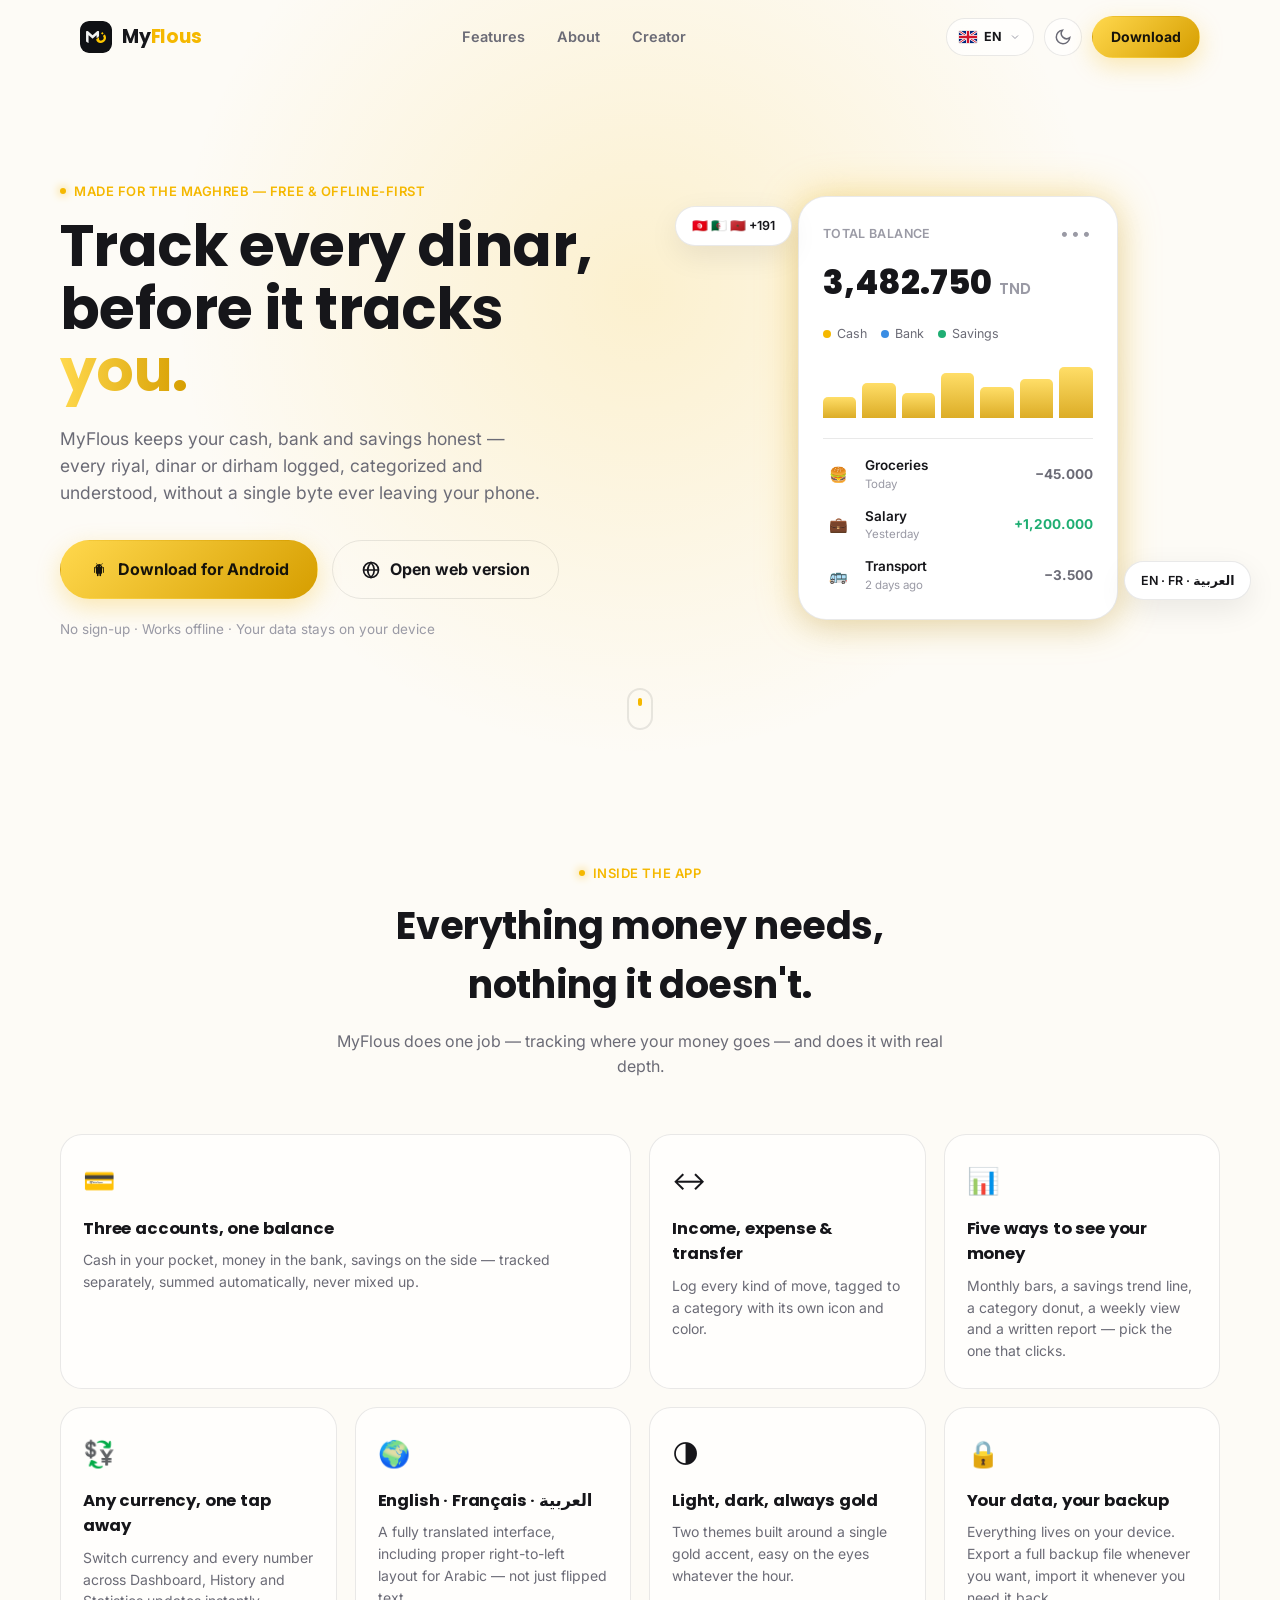
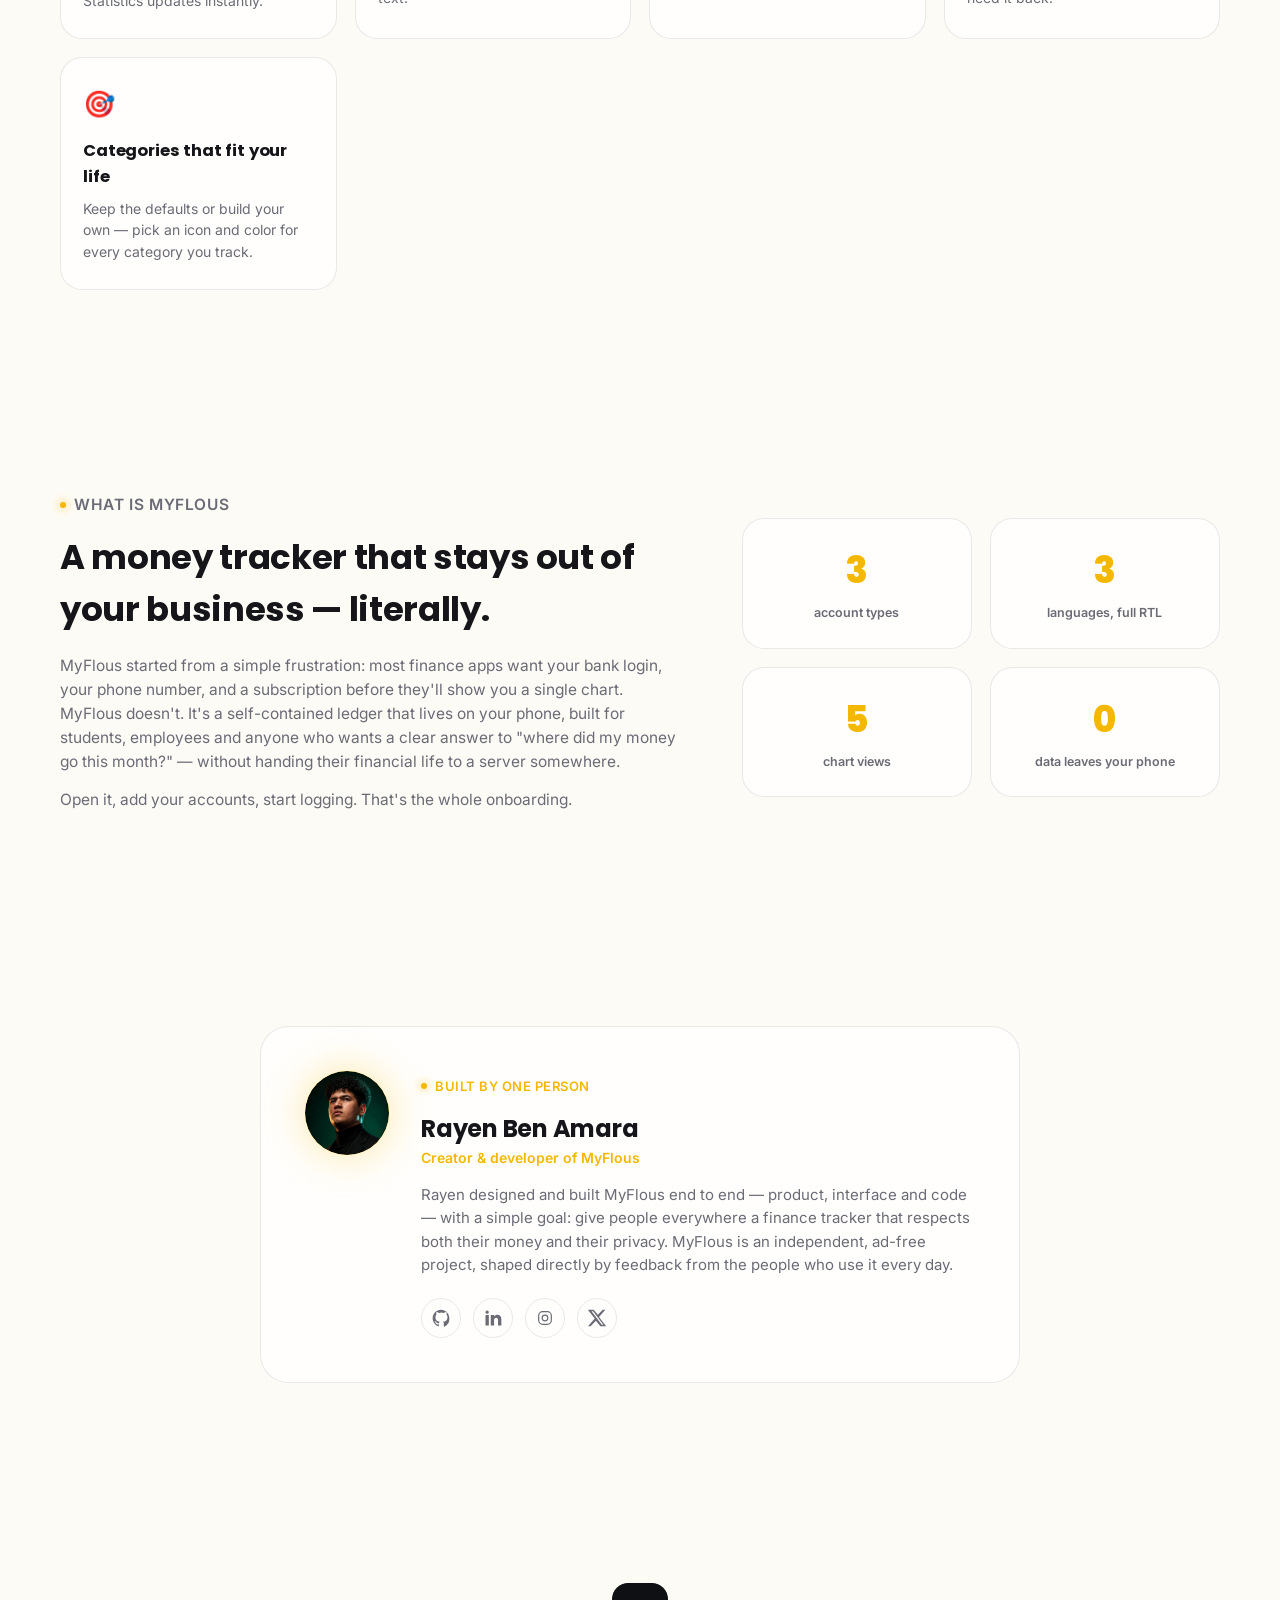
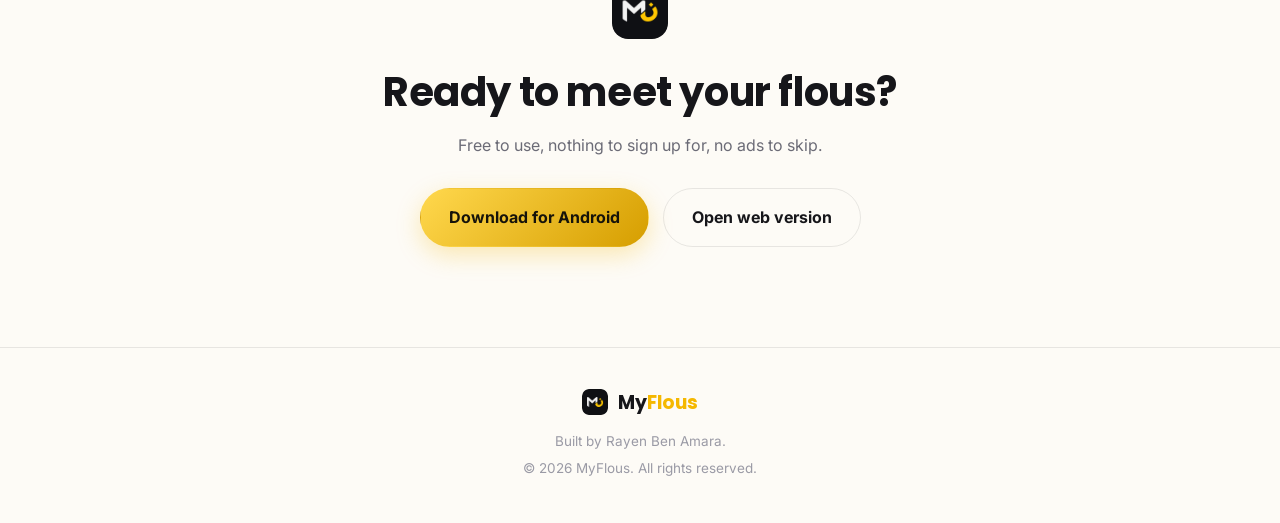
<file: index.html>
<!DOCTYPE html>
<html lang="en" dir="ltr">
<head>
<meta charset="UTF-8">
<meta name="viewport" content="width=device-width, initial-scale=1.0, viewport-fit=cover">
<title>MyFlous — Track every dinar</title>
<meta name="description" content="MyFlous is an offline-first finance tracker for cash, bank and savings accounts. Free, private, and built for the Maghreb.">
<link rel="icon" href="assets/logo.png" type="image/png">
<link rel="apple-touch-icon" href="assets/logo.png">
<link rel="preconnect" href="https://fonts.googleapis.com">
<link rel="preconnect" href="https://fonts.gstatic.com" crossorigin>
<link href="https://fonts.googleapis.com/css2?family=Poppins:wght@600;700;800&family=Inter:wght@400;500;600;700;800&family=Cairo:wght@600;700;800&display=swap" rel="stylesheet">
<link rel="stylesheet" href="css/style.css">
</head>
<body data-theme="dark">

<!-- ================= NAV ================= -->
<header class="nav" id="nav">
  <div class="nav-inner">
    <a href="#top" class="brand">
      <img src="assets/logo.png" alt="" class="brand-mark">
      <span class="brand-word">My<span>Flous</span></span>
    </a>

    <nav class="nav-links" id="navLinks">
      <a href="#features" data-i18n="nav.features">Features</a>
      <a href="#about" data-i18n="nav.about">About</a>
      <a href="#creator" data-i18n="nav.creator">Creator</a>
    </nav>

    <div class="nav-actions">
      <div class="lang-switch" id="langSwitch">
        <button class="lang-btn" id="langBtn" aria-haspopup="listbox" aria-expanded="false" title="Language">
          <span class="lang-flag" id="langFlagIcon"><svg viewBox="0 0 30 20" xmlns="http://www.w3.org/2000/svg"><rect width="30" height="20" fill="#00247D"/><path d="M0,0 L30,20 M30,0 L0,20" stroke="#FFFFFF" stroke-width="4"/><path d="M0,0 L30,20 M30,0 L0,20" stroke="#CF142B" stroke-width="1.6"/><path d="M15,0 V20 M0,10 H30" stroke="#FFFFFF" stroke-width="6.6"/><path d="M15,0 V20 M0,10 H30" stroke="#CF142B" stroke-width="4"/></svg></span>
          <span class="lang-code" id="langCode">EN</span>
          <svg class="lang-caret" viewBox="0 0 24 24" fill="none" stroke="currentColor" stroke-width="2" width="12" height="12"><path d="M6 9l6 6 6-6"/></svg>
        </button>
        <ul class="lang-menu" id="langMenu" role="listbox">
          <li role="option" data-lang="en" class="lang-option active">
            <span class="lang-flag"><svg viewBox="0 0 30 20" xmlns="http://www.w3.org/2000/svg"><rect width="30" height="20" fill="#00247D"/><path d="M0,0 L30,20 M30,0 L0,20" stroke="#FFFFFF" stroke-width="4"/><path d="M0,0 L30,20 M30,0 L0,20" stroke="#CF142B" stroke-width="1.6"/><path d="M15,0 V20 M0,10 H30" stroke="#FFFFFF" stroke-width="6.6"/><path d="M15,0 V20 M0,10 H30" stroke="#CF142B" stroke-width="4"/></svg></span>
            <span>English</span>
          </li>
          <li role="option" data-lang="fr" class="lang-option">
            <span class="lang-flag"><svg viewBox="0 0 30 20" xmlns="http://www.w3.org/2000/svg"><rect width="10" height="20" x="0" fill="#0055A4"/><rect width="10" height="20" x="10" fill="#FFFFFF"/><rect width="10" height="20" x="20" fill="#EF4135"/></svg></span>
            <span>Français</span>
          </li>
          <li role="option" data-lang="ar" class="lang-option">
            <span class="lang-flag"><svg viewBox="0 0 30 20" xmlns="http://www.w3.org/2000/svg"><rect width="30" height="20" fill="#006C35"/><rect x="4" y="13.4" width="16" height="2" rx="1" fill="#FFFFFF"/><path d="M20 14.4 L23.5 14.4 L20.6 13.2 Z" fill="#FFFFFF"/><rect x="4" y="8.5" width="12" height="1.6" rx="0.8" fill="#FFFFFF" opacity="0.9"/></svg></span>
            <span>العربية</span>
          </li>
        </ul>
      </div>

      <button class="theme-toggle" id="themeToggle" aria-label="Toggle light and dark theme" title="Toggle theme">
        <svg class="icon-sun" viewBox="0 0 24 24" fill="none" stroke="currentColor" stroke-width="2"><circle cx="12" cy="12" r="4"/><path d="M12 2v2M12 20v2M4.9 4.9l1.4 1.4M17.7 17.7l1.4 1.4M2 12h2M20 12h2M4.9 19.1l1.4-1.4M17.7 6.3l1.4-1.4"/></svg>
        <svg class="icon-moon" viewBox="0 0 24 24" fill="none" stroke="currentColor" stroke-width="2"><path d="M21 12.8A9 9 0 1111.2 3 7 7 0 0021 12.8z"/></svg>
      </button>
      <a href="#download" class="btn btn-primary btn-sm" data-i18n="nav.download">Download</a>
      <button class="menu-toggle" id="menuToggle" aria-label="Open menu">
        <span></span><span></span><span></span>
      </button>
    </div>
  </div>
</header>

<div class="mobile-menu" id="mobileMenu">
  <a href="#features" data-i18n="nav.features">Features</a>
  <a href="#about" data-i18n="nav.about">About</a>
  <a href="#creator" data-i18n="nav.creator">Creator</a>
  <div class="mobile-lang" id="mobileLang">
    <button class="mobile-lang-opt active" data-lang="en">🇬🇧 English</button>
    <button class="mobile-lang-opt" data-lang="fr">🇫🇷 Français</button>
    <button class="mobile-lang-opt" data-lang="ar">🇸🇦 العربية</button>
  </div>
  <a href="#download" class="btn btn-primary" data-i18n="nav.download">Download</a>
</div>

<!-- ================= HERO ================= -->
<main id="top">
<section class="hero">
  <div class="hero-rays" aria-hidden="true"></div>
  <div class="hero-inner">
    <div class="hero-copy">
      <p class="eyebrow"><span class="dot"></span><span data-i18n="hero.eyebrow">Made for the Maghreb — free &amp; offline-first</span></p>
      <h1><span data-i18n="hero.title1">Track every dinar,</span><br><span data-i18n="hero.title2">before it tracks</span> <span class="gold-underline" data-i18n="hero.title3">you.</span></h1>
      <p class="hero-sub" data-i18n="hero.sub">MyFlous keeps your cash, bank and savings honest — every riyal, dinar or dirham logged, categorized and understood, without a single byte ever leaving your phone.</p>

      <div class="hero-ctas">
        <a href="apk/myflous.apk" download="MyFlous.apk" class="btn btn-primary btn-lg" id="btnAndroid">
          <svg viewBox="0 0 24 24" fill="currentColor" width="20" height="20"><path d="M6.5 8.5c-.28 0-.5.22-.5.5v6c0 .28.22.5.5.5s.5-.22.5-.5V9c0-.28-.22-.5-.5-.5zm11 0c-.28 0-.5.22-.5.5v6c0 .28.22.5.5.5s.5-.22.5-.5V9c0-.28-.22-.5-.5-.5zM8.3 15.75c0 .35.28.63.63.63h.57v2.12c0 .55.45 1 1 1s1-.45 1-1v-2.12h1v2.12c0 .55.45 1 1 1s1-.45 1-1v-2.12h.57c.34 0 .63-.28.63-.63V9H8.3v6.75zM15.4 5.7l.9-1.56a.3.3 0 00-.52-.3l-.91 1.58a5.9 5.9 0 00-4.74 0l-.91-1.58a.3.3 0 10-.52.3l.9 1.56C8.6 6.5 7.5 8.05 7.4 9.85h9.2c-.1-1.8-1.2-3.35-3.2-4.15zM10.2 8.1a.55.55 0 110-1.1.55.55 0 010 1.1zm3.6 0a.55.55 0 110-1.1.55.55 0 010 1.1z"/></svg>
          <span data-i18n="hero.ctaAndroid">Download for Android</span>
        </a>
        <a href="https://myflousapp.vercel.app/" target="_blank" rel="noopener" class="btn btn-secondary btn-lg" id="btnWeb">
          <svg viewBox="0 0 24 24" fill="none" stroke="currentColor" stroke-width="2" width="20" height="20"><circle cx="12" cy="12" r="9"/><path d="M3 12h18M12 3c2.5 2.7 4 6 4 9s-1.5 6.3-4 9c-2.5-2.7-4-6-4-9s1.5-6.3 4-9z"/></svg>
          <span data-i18n="hero.ctaWeb">Open web version</span>
        </a>
      </div>

      <p class="hero-trust" data-i18n="hero.trust">No sign-up · Works offline · Your data stays on your device</p>
    </div>

    <div class="hero-visual" aria-hidden="true">
      <div class="glow"></div>
      <div class="balance-card" id="balanceCard">
        <div class="bc-top">
          <span class="bc-label" data-i18n="card.totalBalance">Total balance</span>
          <span class="bc-eye">•••</span>
        </div>
        <div class="bc-amount"><span id="bcNumber">0</span> <small>TND</small></div>
        <div class="bc-accounts">
          <div class="bc-acc"><span class="bc-dot cash"></span><span data-i18n="card.cash">Cash</span></div>
          <div class="bc-acc"><span class="bc-dot bank"></span><span data-i18n="card.bank">Bank</span></div>
          <div class="bc-acc"><span class="bc-dot savings"></span><span data-i18n="card.savings">Savings</span></div>
        </div>
        <div class="bc-chart">
          <div class="bar" style="--h:38%"></div>
          <div class="bar" style="--h:62%"></div>
          <div class="bar" style="--h:45%"></div>
          <div class="bar" style="--h:80%"></div>
          <div class="bar" style="--h:55%"></div>
          <div class="bar" style="--h:70%"></div>
          <div class="bar" style="--h:90%"></div>
        </div>
        <div class="bc-tx">
          <div class="tx-row">
            <span class="tx-icon food">🍔</span>
            <span class="tx-info"><b data-i18n="card.groceries">Groceries</b><small data-i18n="card.today">Today</small></span>
            <span class="tx-amt neg">−45.000</span>
          </div>
          <div class="tx-row">
            <span class="tx-icon salary">💼</span>
            <span class="tx-info"><b data-i18n="card.salary">Salary</b><small data-i18n="card.yesterday">Yesterday</small></span>
            <span class="tx-amt pos">+1,200.000</span>
          </div>
          <div class="tx-row">
            <span class="tx-icon transport">🚌</span>
            <span class="tx-info"><b data-i18n="card.transport">Transport</b><small data-i18n="card.daysAgo">2 days ago</small></span>
            <span class="tx-amt neg">−3.500</span>
          </div>
        </div>
      </div>
      <div class="float-chip chip-1">🇹🇳 🇩🇿 🇲🇦 +191</div>
      <div class="float-chip chip-2">EN · FR · العربية</div>
    </div>
  </div>
  <a href="#features" class="scroll-cue" aria-label="Scroll to features"><span></span></a>
</section>

<!-- ================= FEATURES ================= -->
<section class="features" id="features">
  <div class="section-head">
    <p class="eyebrow center"><span class="dot"></span><span data-i18n="features.eyebrow">Inside the app</span></p>
    <h2 data-i18n="features.title">Everything money needs, nothing it doesn't.</h2>
    <p class="section-sub" data-i18n="features.sub">MyFlous does one job — tracking where your money goes — and does it with real depth.</p>
  </div>

  <div class="feature-grid">
    <article class="feature-card feature-lg">
      <div class="f-icon">💳</div>
      <h3 data-i18n="feature1.title">Three accounts, one balance</h3>
      <p data-i18n="feature1.desc">Cash in your pocket, money in the bank, savings on the side — tracked separately, summed automatically, never mixed up.</p>
    </article>

    <article class="feature-card">
      <div class="f-icon">↔️</div>
      <h3 data-i18n="feature2.title">Income, expense &amp; transfer</h3>
      <p data-i18n="feature2.desc">Log every kind of move, tagged to a category with its own icon and color.</p>
    </article>

    <article class="feature-card">
      <div class="f-icon">📊</div>
      <h3 data-i18n="feature3.title">Five ways to see your money</h3>
      <p data-i18n="feature3.desc">Monthly bars, a savings trend line, a category donut, a weekly view and a written report — pick the one that clicks.</p>
    </article>

    <article class="feature-card">
      <div class="f-icon">💱</div>
      <h3 data-i18n="feature4.title">Any currency, one tap away</h3>
      <p data-i18n="feature4.desc">Switch currency and every number across Dashboard, History and Statistics updates instantly.</p>
    </article>

    <article class="feature-card">
      <div class="f-icon">🌍</div>
      <h3 data-i18n="feature5.title">English · Français · العربية</h3>
      <p data-i18n="feature5.desc">A fully translated interface, including proper right-to-left layout for Arabic — not just flipped text.</p>
    </article>

    <article class="feature-card">
      <div class="f-icon">🌗</div>
      <h3 data-i18n="feature6.title">Light, dark, always gold</h3>
      <p data-i18n="feature6.desc">Two themes built around a single gold accent, easy on the eyes whatever the hour.</p>
    </article>

    <article class="feature-card">
      <div class="f-icon">🔒</div>
      <h3 data-i18n="feature7.title">Your data, your backup</h3>
      <p data-i18n="feature7.desc">Everything lives on your device. Export a full backup file whenever you want, import it whenever you need it back.</p>
    </article>

    <article class="feature-card">
      <div class="f-icon">🎯</div>
      <h3 data-i18n="feature8.title">Categories that fit your life</h3>
      <p data-i18n="feature8.desc">Keep the defaults or build your own — pick an icon and color for every category you track.</p>
    </article>
  </div>
</section>

<!-- ================= ABOUT ================= -->
<section class="about" id="about">
  <div class="about-inner">
    <div class="about-copy">
      <p class="eyebrow"><span class="dot"></span><span data-i18n="about.eyebrow">What is MyFlous</span></p>
      <h2 data-i18n="about.title">A money tracker that stays out of your business — literally.</h2>
      <p data-i18n="about.p1">MyFlous started from a simple frustration: most finance apps want your bank login, your phone number, and a subscription before they'll show you a single chart. MyFlous doesn't. It's a self-contained ledger that lives on your phone, built for students, employees and anyone who wants a clear answer to "where did my money go this month?" — without handing their financial life to a server somewhere.</p>
      <p data-i18n="about.p2">Open it, add your accounts, start logging. That's the whole onboarding.</p>
    </div>
    <div class="about-stats">
      <div class="stat"><span class="stat-num">3</span><span class="stat-label" data-i18n="about.stat1">account types</span></div>
      <div class="stat"><span class="stat-num">3</span><span class="stat-label" data-i18n="about.stat2">languages, full RTL</span></div>
      <div class="stat"><span class="stat-num">5</span><span class="stat-label" data-i18n="about.stat3">chart views</span></div>
      <div class="stat"><span class="stat-num">0</span><span class="stat-label" data-i18n="about.stat4">data leaves your phone</span></div>
    </div>
  </div>
</section>

<!-- ================= CREATOR ================= -->
<section class="creator" id="creator">
  <div class="creator-card">
    <div class="creator-avatar">
      <img src="assets/rayen.jpg" alt="Rayen Ben Amara" class="creator-avatar-img" onerror="this.style.display='none'; this.parentElement.textContent='RBA';">
    </div>
    <div class="creator-body">
      <p class="eyebrow"><span class="dot"></span><span data-i18n="creator.eyebrow">Built by one person</span></p>
      <h2>Rayen Ben Amara</h2>
      <p class="creator-role" data-i18n="creator.role">Creator &amp; developer of MyFlous</p>
      <p class="creator-bio" data-i18n="creator.bio">Rayen designed and built MyFlous end to end — product, interface and code — with a simple goal: give people everywhere a finance tracker that respects both their money and their privacy. MyFlous is an independent, ad-free project, shaped directly by feedback from the people who use it every day.</p>
      <div class="creator-socials">
        <a href="https://github.com/rayen0x" class="social-icon" aria-label="GitHub" title="GitHub">
          <svg viewBox="0 0 24 24" fill="currentColor" width="20" height="20"><path d="M12 2C6.48 2 2 6.58 2 12.25c0 4.53 2.87 8.37 6.84 9.73.5.1.68-.22.68-.49 0-.24-.01-1.02-.01-1.86-2.78.51-3.5-.7-3.72-1.35-.13-.33-.68-1.35-1.16-1.63-.4-.22-.97-.76-.01-.78.9-.01 1.55.85 1.76 1.2 1.03 1.76 2.68 1.26 3.34.96.1-.76.4-1.26.72-1.55-2.5-.29-5.12-1.28-5.12-5.68 0-1.25.44-2.28 1.16-3.08-.12-.29-.5-1.46.11-3.04 0 0 .95-.31 3.12 1.18a10.6 10.6 0 015.68 0c2.17-1.5 3.12-1.18 3.12-1.18.61 1.58.23 2.75.11 3.04.72.8 1.16 1.82 1.16 3.08 0 4.41-2.63 5.39-5.14 5.67.41.36.76 1.07.76 2.17 0 1.57-.01 2.83-.01 3.22 0 .27.18.6.69.49A10.26 10.26 0 0022 12.25C22 6.58 17.52 2 12 2z"/></svg>
        </a>
        <a href="https://www.linkedin.com/in/rayen0x/" class="social-icon" aria-label="LinkedIn" title="LinkedIn">
          <svg viewBox="0 0 24 24" fill="currentColor" width="20" height="20"><path d="M6.94 5a2 2 0 11-4-.02 2 2 0 014 .02zM7 8.48H3V21h4V8.48zm6.32 0H9.34V21h3.94v-6.57c0-3.66 4.77-3.96 4.77 0V21H22v-7.93c0-6.17-6.98-5.95-8.68-2.91V8.48z"/></svg>
        </a>
        <a href="https://www.instagram.com/rayen0x" class="social-icon" aria-label="Instagram" title="Instagram">
          <svg viewBox="0 0 24 24" fill="none" stroke="currentColor" stroke-width="1.8" stroke-linecap="round" stroke-linejoin="round" width="16" height="16"><rect x="2.5" y="2.5" width="19" height="19" rx="6"/><circle cx="12" cy="12" r="4.2"/><circle cx="17.15" cy="6.85" r="0.4" fill="currentColor" stroke="none"/></svg>
        </a>
        <a href="https://x.com/rayen0x" class="social-icon" aria-label="X (Twitter)" title="X (Twitter)">
          <svg viewBox="0 0 24 24" fill="currentColor" width="20" height="20"><path d="M18.9 2H22l-7.6 8.68L23 22h-6.9l-5.4-6.65L4.3 22H1.2l8.1-9.26L1 2h7.1l4.9 6.09L18.9 2zm-1.2 18h1.9L7.4 4H5.4l12.3 16z"/></svg>
        </a>
      </div>
    </div>
  </div>
</section>

<!-- ================= FINAL CTA ================= -->
<section class="final-cta" id="download">
  <div class="final-inner">
    <img src="assets/logo.png" alt="" class="final-mark">
    <h2 data-i18n="final.title">Ready to meet your flous?</h2>
    <p data-i18n="final.sub">Free to use, nothing to sign up for, no ads to skip.</p>
    <div class="hero-ctas center">
      <a href="apk/myflous.apk" download="MyFlous.apk" class="btn btn-primary btn-lg" data-i18n="hero.ctaAndroid">Download for Android</a>
      <a href="https://myflousapp.vercel.app/" target="_blank" rel="noopener" class="btn btn-secondary btn-lg" data-i18n="hero.ctaWeb">Open web version</a>
    </div>
  </div>
</section>
</main>

<footer class="footer">
  <div class="footer-inner">
    <div class="footer-brand">
      <img src="assets/logo.png" alt="" class="brand-mark">
      <span class="brand-word">My<span>Flous</span></span>
    </div>
    <p data-i18n="footer.built">Built by Rayen Ben Amara.</p>
    <p class="footer-copy" data-i18n="footer.rights">© 2026 MyFlous. All rights reserved.</p>
  </div>
</footer>

<script src="js/i18n.js"></script>
<script src="js/script.js"></script>
</body>
</html>
</file>
<file: css/style.css>
/* =========================================================
   MYFLOUS — MARKETING SITE
   Palette lifted straight from the app's own design tokens:
   gold on near-black, glass surfaces, single accent.
   ========================================================= */

:root{
  --gold-100: #FFEDB3;
  --gold-300: #FFD84D;
  --gold-500: #F5B800;
  --gold-600: #D69E00;
  --gold-700: #A97E00;

  --success: #1FAE73;
  --info: #3A8DE4;
  --danger: #E4483A;

  --font-display: 'Poppins', 'Segoe UI', system-ui, sans-serif;
  --font-body: 'Inter', 'Segoe UI', system-ui, sans-serif;

  --radius-sm: 10px;
  --radius-md: 16px;
  --radius-lg: 22px;
  --radius-xl: 28px;
  --radius-pill: 999px;

  --container: 1160px;
  --ease: cubic-bezier(.22,1,.36,1);
}

[data-theme="dark"]{
  --bg: #0A0A0C;
  --bg-alt: #101012;
  --surface: rgba(255,255,255,0.045);
  --surface-solid: #17171B;
  --border: rgba(255,255,255,0.08);
  --text-primary: #F5F5F7;
  --text-secondary: #B5B5BD;
  --text-muted: #7A7A82;
  --shadow: 0 10px 30px rgba(0,0,0,0.45);
  --glow: 0 0 45px rgba(245,184,0,0.28);
}

[data-theme="light"]{
  --bg: #FDFBF6;
  --bg-alt: #FFFFFF;
  --surface: rgba(255,255,255,0.7);
  --surface-solid: #FFFFFF;
  --border: rgba(17,17,17,0.09);
  --text-primary: #16161A;
  --text-secondary: #6B6B76;
  --text-muted: #9A9AA5;
  --shadow: 0 10px 30px rgba(17,17,17,0.08);
  --glow: 0 0 40px rgba(245,184,0,0.35);
}

*{ box-sizing: border-box; margin:0; padding:0; }
html{ scroll-behavior:smooth; -webkit-text-size-adjust:100%; text-size-adjust:100%; }
body{
  background: var(--bg);
  color: var(--text-primary);
  font-family: var(--font-body);
  line-height: 1.55;
  -webkit-font-smoothing: antialiased;
  transition: background .4s var(--ease), color .4s var(--ease);
  overflow-x: hidden;
  width: 100%;
}
img{ display:block; max-width:100%; }
a{ color:inherit; text-decoration:none; }
h1,h2,h3{ font-family: var(--font-display); font-weight:700; letter-spacing:-0.01em; }
:focus-visible{ outline: 2px solid var(--gold-500); outline-offset: 3px; border-radius: 4px; }

/* ---------- RTL (Arabic) ---------- */
body.rtl{ font-family: 'Cairo', var(--font-body); }
body.rtl h1, body.rtl h2, body.rtl h3{ font-family: 'Cairo', var(--font-display); }
body.rtl .eyebrow{ letter-spacing:0; text-transform:none; }
body.rtl .lang-menu{ right:auto; left:0; }
body.rtl .float-chip.chip-1{ left:auto; right:-4%; }
body.rtl .float-chip.chip-2{ right:auto; left:-6%; }
body.rtl .mobile-lang-opt{ text-align:right; }
body.rtl .scroll-cue{ direction:ltr; }

@media (prefers-reduced-motion: reduce){
  *{ animation-duration: 0.001ms !important; animation-iteration-count: 1 !important; transition-duration: 0.001ms !important; scroll-behavior:auto !important; }
}

.eyebrow{
  display:inline-flex; align-items:center; gap:8px;
  font-size:13px; font-weight:600; letter-spacing:.04em;
  text-transform: uppercase; color: var(--gold-500);
  margin-bottom: 14px;
}
.eyebrow .dot{ width:6px; height:6px; border-radius:50%; background: var(--gold-500); box-shadow: 0 0 10px var(--gold-500); }
.eyebrow.center{ justify-content:center; width:100%; }

/* ---------- Buttons ---------- */
.btn{
  display:inline-flex; align-items:center; justify-content:center; gap:9px;
  font-family: var(--font-body); font-weight:700; font-size:15px;
  padding: 14px 24px; border-radius: var(--radius-pill);
  border: 1px solid transparent; cursor:pointer;
  transition: transform .25s var(--ease), box-shadow .25s var(--ease), background .25s var(--ease), border-color .25s var(--ease);
  white-space: nowrap;
}
.btn-sm{ padding: 9px 18px; font-size: 14px; }
.btn-lg{ padding: 16px 28px; font-size: 16px; }
.btn-primary{
  background: linear-gradient(135deg, var(--gold-300), var(--gold-600));
  color: #16130A;
  box-shadow: 0 8px 24px rgba(245,184,0,0.28);
}
.btn-primary:hover{ transform: translateY(-2px); box-shadow: 0 12px 30px rgba(245,184,0,0.4); }
.btn-secondary{
  background: transparent; color: var(--text-primary);
  border-color: var(--border);
}
.btn-secondary:hover{ border-color: var(--gold-500); color: var(--gold-500); transform: translateY(-2px); }

/* ---------- Nav ---------- */
.nav{
  position: fixed; top:0; left:0; right:0; z-index: 100;
  background: transparent;
  transition: background .35s var(--ease), border-color .35s var(--ease), backdrop-filter .35s var(--ease);
  border-bottom: 1px solid transparent;
}
.nav.scrolled{
  background: color-mix(in srgb, var(--bg) 82%, transparent);
  backdrop-filter: blur(14px);
  border-bottom-color: var(--border);
}
.nav-inner{
  max-width: var(--container); margin: 0 auto;
  padding: 16px max(20px, env(safe-area-inset-right)) 16px max(20px, env(safe-area-inset-left));
  display:flex; align-items:center; justify-content:space-between; gap: 16px;
}
.brand{ display:flex; align-items:center; gap:10px; min-width:0; flex-shrink:1; }
.brand-mark{ width:32px; height:32px; border-radius: 9px; flex-shrink:0; }
.brand-word{ font-family: var(--font-display); font-weight:700; font-size:19px; letter-spacing:-.01em; white-space:nowrap; }
.brand-word span{ color: var(--gold-500); }
.nav-links{ display:flex; gap: 32px; }
.nav-links a{ font-size: 14.5px; font-weight:600; color: var(--text-secondary); transition: color .2s; }
.nav-links a:hover{ color: var(--text-primary); }
.nav-actions{ display:flex; align-items:center; gap:10px; flex-shrink:0; }

/* ---------- Language switcher ---------- */
.lang-switch{ position:relative; }
.lang-btn{
  display:flex; align-items:center; gap:7px;
  height:38px; padding: 0 12px; border-radius: var(--radius-pill);
  border:1px solid var(--border); background: var(--surface); color: var(--text-primary);
  cursor:pointer; font-family: var(--font-body); font-weight:700; font-size:12.5px;
  transition: border-color .2s, transform .2s var(--ease);
}
.lang-btn:hover{ border-color: var(--gold-500); }
.lang-flag{ width:18px; height:12px; border-radius:2px; overflow:hidden; flex-shrink:0; display:block; box-shadow: 0 0 0 1px var(--border); }
.lang-flag svg{ display:block; width:100%; height:100%; }
.lang-caret{ transition: transform .25s var(--ease); color: var(--text-muted); }
.lang-switch.open .lang-caret{ transform: rotate(180deg); }

.lang-menu{
  position:absolute; top: calc(100% + 10px); right:0; z-index: 120;
  list-style:none; min-width: 168px; max-width: calc(100vw - 40px);
  background: var(--surface-solid); border:1px solid var(--border); border-radius: var(--radius-md);
  box-shadow: var(--shadow); padding: 6px;
  opacity:0; transform: translateY(-8px); pointer-events:none;
  transition: opacity .22s var(--ease), transform .22s var(--ease);
}
.lang-switch.open .lang-menu{ opacity:1; transform: translateY(0); pointer-events:auto; }
.lang-option{
  display:flex; align-items:center; gap:10px; padding: 9px 10px; border-radius: 9px;
  font-size: 13.5px; font-weight:600; color: var(--text-secondary); cursor:pointer;
  transition: background .18s, color .18s;
}
.lang-option:hover{ background: var(--surface); color: var(--text-primary); }
.lang-option.active{ color: var(--gold-500); background: rgba(245,184,0,0.1); }
.lang-option .lang-flag{ width:20px; height:14px; }

.mobile-lang{ display:flex; flex-direction:column; gap:8px; padding: 4px 0; }
.mobile-lang-opt{
  display:flex; align-items:center; gap:10px; text-align:left;
  background: var(--surface); border:1px solid var(--border); border-radius: var(--radius-md);
  padding: 12px 14px; font-size:15px; font-weight:600; color: var(--text-secondary); cursor:pointer;
}
.mobile-lang-opt.active{ color: var(--gold-500); border-color: var(--gold-500); }

.theme-toggle{
  width:38px; height:38px; border-radius:50%; border:1px solid var(--border);
  background: var(--surface); color: var(--text-secondary); cursor:pointer;
  display:flex; align-items:center; justify-content:center;
  transition: color .2s, border-color .2s, transform .3s var(--ease);
}
.theme-toggle:hover{ color: var(--gold-500); border-color: var(--gold-500); transform: rotate(20deg); }
.theme-toggle svg{ width:18px; height:18px; }
.icon-moon{ display:none; }
[data-theme="light"] .icon-sun{ display:none; }
[data-theme="light"] .icon-moon{ display:block; }

.menu-toggle{ display:none; width:38px; height:38px; border:none; background:none; cursor:pointer; flex-direction:column; align-items:center; justify-content:center; gap:5px; }
.menu-toggle span{ width:20px; height:2px; background: var(--text-primary); border-radius:2px; transition: transform .25s var(--ease), opacity .25s var(--ease); }

.mobile-menu{
  position: fixed; inset: 0 0 auto 0; top: 0; z-index: 99;
  background: var(--bg); border-bottom: 1px solid var(--border);
  padding: 100px max(20px, env(safe-area-inset-right)) max(32px, env(safe-area-inset-bottom)) max(20px, env(safe-area-inset-left));
  display:flex; flex-direction:column; gap: 22px;
  max-height: 100vh; overflow-y: auto;
  transform: translateY(-100%); opacity:0; pointer-events:none;
  transition: transform .35s var(--ease), opacity .3s var(--ease);
}
.mobile-menu.open{ transform: translateY(0); opacity:1; pointer-events:auto; }
.mobile-menu a{ font-size: 18px; font-weight:600; }
.mobile-menu .btn{ width: fit-content; }

/* ---------- Hero ---------- */
.hero{
  position: relative;
  padding: 168px max(20px, env(safe-area-inset-right)) 110px max(20px, env(safe-area-inset-left));
  overflow: hidden;
}
.hero-rays{
  position:absolute; top:-260px; left:50%; width:1100px; height:1100px;
  transform: translateX(-50%);
  background: radial-gradient(circle at center, rgba(245,184,0,0.16), transparent 60%);
  pointer-events:none;
}
.hero-inner{
  max-width: var(--container); margin:0 auto;
  display:grid; grid-template-columns: 1.05fr 0.95fr; gap: 56px; align-items:center;
  position: relative;
}
.hero-copy h1{
  font-size: clamp(38px, 5vw, 58px); line-height:1.08; margin-bottom: 22px;
}
.gold-underline{
  background: linear-gradient(90deg, var(--gold-300), var(--gold-600));
  -webkit-background-clip: text; background-clip:text; color:transparent;
}
.hero-sub{
  font-size: 17.5px; color: var(--text-secondary); max-width: 480px; margin-bottom: 34px;
}
.hero-ctas{ display:flex; gap: 14px; flex-wrap: wrap; }
.hero-ctas.center{ justify-content:center; }
.hero-trust{ margin-top: 20px; font-size: 13.5px; color: var(--text-muted); }

/* --- Balance card mockup --- */
.hero-visual{ position:relative; display:flex; justify-content:center; align-items:center; min-height: 480px; width:100%; }
.glow{
  position:absolute; width: 340px; height:340px; border-radius:50%;
  background: radial-gradient(circle, rgba(245,184,0,0.35), transparent 70%);
  filter: blur(10px); z-index:0;
}
.balance-card{
  position:relative; z-index:1; width: 320px; max-width: 100%;
  background: var(--surface-solid); border: 1px solid var(--border);
  border-radius: var(--radius-xl); padding: 24px;
  box-shadow: var(--shadow), var(--glow);
  animation: floatCard 6s ease-in-out infinite;
}
@keyframes floatCard{ 0%,100%{ transform: translateY(0) rotate(-1.2deg);} 50%{ transform: translateY(-14px) rotate(0.6deg);} }
.bc-top{ display:flex; justify-content:space-between; align-items:center; margin-bottom:10px; }
.bc-label{ font-size:12.5px; color: var(--text-muted); font-weight:600; letter-spacing:.03em; text-transform:uppercase; }
.bc-eye{ color: var(--text-muted); letter-spacing:2px; }
.bc-amount{ font-family: var(--font-display); font-weight:800; font-size: 34px; margin-bottom:16px; }
.bc-amount small{ font-size:15px; color: var(--text-muted); font-weight:600; }
.bc-accounts{ display:flex; gap:14px; font-size:12.5px; color: var(--text-secondary); margin-bottom:18px; }
.bc-acc{ display:flex; align-items:center; gap:6px; }
.bc-dot{ width:8px; height:8px; border-radius:50%; }
.bc-dot.cash{ background: var(--gold-500); }
.bc-dot.bank{ background: var(--info); }
.bc-dot.savings{ background: var(--success); }
.bc-chart{ display:flex; align-items:flex-end; gap:6px; height:56px; margin-bottom:20px; }
.bc-chart .bar{ flex:1; height: var(--h); border-radius: 5px 5px 0 0; background: linear-gradient(180deg, var(--gold-300), var(--gold-600)); opacity:.85; }
.bc-tx{ display:flex; flex-direction:column; gap: 12px; border-top:1px solid var(--border); padding-top:16px; }
.tx-row{ display:flex; align-items:center; gap:10px; }
.tx-icon{ width:32px; height:32px; border-radius:10px; background: var(--surface); display:flex; align-items:center; justify-content:center; font-size:15px; flex-shrink:0; }
.tx-info{ display:flex; flex-direction:column; flex:1; min-width:0; }
.tx-info b{ font-size:13.5px; font-weight:600; }
.tx-info small{ font-size:11.5px; color: var(--text-muted); }
.tx-amt{ font-weight:700; font-size:13.5px; font-family: var(--font-body); }
.tx-amt.pos{ color: var(--success); }
.tx-amt.neg{ color: var(--text-secondary); }

.float-chip{
  position:absolute; z-index:2; background: var(--surface-solid); border:1px solid var(--border);
  border-radius: var(--radius-pill); padding: 9px 16px; font-size:12.5px; font-weight:600;
  box-shadow: var(--shadow); animation: floatChip 7s ease-in-out infinite;
}
.chip-1{ top: 8%; left: -4%; animation-delay: .3s; }
.chip-2{ bottom: 10%; right: -6%; animation-delay: 1.1s; }
@keyframes floatChip{ 0%,100%{ transform: translateY(0);} 50%{ transform: translateY(-10px);} }

.scroll-cue{
  position:absolute; left:50%; bottom: 28px; transform: translateX(-50%);
  width: 26px; height: 42px; border: 2px solid var(--border); border-radius: 14px;
  display:flex; justify-content:center; padding-top: 8px;
}
.scroll-cue span{ width:4px; height:8px; border-radius: 2px; background: var(--gold-500); animation: scrollDown 1.8s ease-in-out infinite; }
@keyframes scrollDown{ 0%{ opacity:1; transform: translateY(0);} 70%{ opacity:0; transform: translateY(10px);} 100%{opacity:0;} }

/* ---------- Section shared ---------- */
section{ padding: 100px max(20px, env(safe-area-inset-right)) 100px max(20px, env(safe-area-inset-left)); }
.section-head{ max-width: 620px; margin: 0 auto 56px; text-align:center; }
.section-head h2{ font-size: clamp(26px, 3.4vw, 38px); margin-bottom: 14px; }
.section-sub{ color: var(--text-secondary); font-size: 16px; }

/* ---------- Features ---------- */
.feature-grid{
  max-width: var(--container); margin: 0 auto;
  display:grid; grid-template-columns: repeat(4, 1fr); gap: 18px;
}
.feature-card{
  background: var(--surface); border: 1px solid var(--border);
  border-radius: var(--radius-lg); padding: 26px 22px;
  transition: transform .3s var(--ease), border-color .3s var(--ease), background .3s var(--ease);
  opacity:0; transform: translateY(18px);
}
.feature-card.reveal{ opacity:1; transform: translateY(0); }
.feature-card:hover{ transform: translateY(-4px); border-color: var(--gold-600); }
.feature-lg{ grid-column: span 2; grid-row: span 1; }
.f-icon{ font-size: 26px; margin-bottom: 14px; }
.feature-card h3{ font-size: 16.5px; margin-bottom: 8px; }
.feature-card p{ font-size: 14px; color: var(--text-secondary); }

/* ---------- About ---------- */
.about-inner{
  max-width: var(--container); margin:0 auto;
  display:grid; grid-template-columns: 1.3fr 1fr; gap: 60px; align-items:center;
}
.about-copy h2{ font-size: clamp(26px, 3vw, 34px); margin-bottom: 18px; }
.about-copy p{ color: var(--text-secondary); font-size:15.5px; margin-bottom: 14px; }
.about-stats{ display:grid; grid-template-columns: 1fr 1fr; gap: 18px; }
.stat{
  background: var(--surface); border:1px solid var(--border); border-radius: var(--radius-lg);
  padding: 24px 18px; text-align:center;
}
.stat-num{ display:block; font-family: var(--font-display); font-weight:800; font-size: 36px; color: var(--gold-500); }
.stat-label{ font-size: 12.5px; color: var(--text-secondary); font-weight:600; }

/* ---------- Creator ---------- */
.creator{ display:flex; justify-content:center; }
.creator-card{
  max-width: 760px; width:100%;
  background: var(--surface); border:1px solid var(--border); border-radius: var(--radius-xl);
  padding: 44px; display:flex; gap: 32px; align-items:flex-start;
}
.creator-avatar{
  flex-shrink:0; width: 84px; height:84px; border-radius:50%;
  background: linear-gradient(135deg, var(--gold-300), var(--gold-700));
  color:#16130A; font-family: var(--font-display); font-weight:800; font-size:24px;
  display:flex; align-items:center; justify-content:center;
  box-shadow: var(--glow);
  overflow: hidden;
}
.creator-avatar-img{
  width:100%; height:100%; object-fit: cover; border-radius:50%; display:block;
}
.creator-role{ color: var(--gold-500); font-weight:600; font-size:14px; margin-bottom:14px; }
.creator-bio{ color: var(--text-secondary); font-size:15px; margin-bottom: 22px; }
.creator-socials{ display:flex; gap:12px; }
.social-icon{
  width:40px; height:40px; border-radius:50%; border:1px solid var(--border);
  display:flex; align-items:center; justify-content:center; color: var(--text-secondary);
  transition: color .2s, border-color .2s, transform .25s var(--ease);
}
.social-icon:hover{ color: var(--gold-500); border-color: var(--gold-500); transform: translateY(-3px); }

/* ---------- Final CTA ---------- */
.final-cta{ text-align:center; }
.final-mark{ width:56px; height:56px; margin: 0 auto 22px; border-radius:16px; }
.final-cta h2{ font-size: clamp(28px,3.6vw,40px); margin-bottom:10px; }
.final-cta p{ color: var(--text-secondary); margin-bottom: 30px; }

/* ---------- Footer ---------- */
.footer{
  border-top: 1px solid var(--border);
  padding: 40px max(20px, env(safe-area-inset-right)) max(40px, env(safe-area-inset-bottom)) max(20px, env(safe-area-inset-left));
}
.footer-inner{ max-width: var(--container); margin:0 auto; text-align:center; }
.footer-brand{ display:flex; align-items:center; justify-content:center; gap:10px; margin-bottom: 14px; }
.footer-brand .brand-mark{ width:26px; height:26px; border-radius:7px; }
.footer p{ color: var(--text-muted); font-size: 13.5px; margin-bottom: 4px; }
.footer-copy{ margin-top: 6px; }

/* ---------- Responsive ---------- */

/* Tablet & small laptop */
@media (max-width: 980px){
  .nav-links{ display:none; }
  .menu-toggle{ display:flex; }
  .hero-inner{ grid-template-columns: 1fr; text-align:center; }
  .hero-copy{ order:1; }
  .hero-copy p, .hero-ctas{ margin-left:auto; margin-right:auto; }
  .hero-sub{ margin-left:auto; margin-right:auto; }
  .hero-visual{ order:0; margin-bottom: 20px; }
  .about-inner{ grid-template-columns: 1fr; }
  .feature-grid{ grid-template-columns: repeat(2, 1fr); }
  .feature-lg{ grid-column: span 2; }
}

/* Large phones / small tablets in portrait */
@media (max-width: 620px){
  .hero{ padding: 132px 20px 80px; }
  section{ padding: 64px 20px; }
  .feature-grid{ grid-template-columns: 1fr; gap: 14px; }
  .feature-lg{ grid-column: span 1; }
  .balance-card{ width: 100%; max-width: 320px; }
  .chip-1, .chip-2{ display:none; }
  .creator-card{ flex-direction:column; align-items:center; text-align:center; padding: 32px 22px; }
  .creator-socials{ justify-content:center; flex-wrap:wrap; }
  .hero-ctas{ flex-direction:column; width:100%; }
  .hero-ctas .btn{ width:100%; }
  .about-stats{ grid-template-columns: 1fr 1fr; gap: 12px; }
}

/* Standard phones (iPhone 12/13/14, Pixel, mid-range Android) */
@media (max-width: 480px){
  .nav-inner{ padding-top: 13px; padding-bottom: 13px; gap: 8px; }
  .brand-word{ font-size: 17px; }
  .lang-code{ display:none; }
  .lang-btn{ padding: 0 9px; gap: 5px; }
  .btn-sm{ padding: 8px 14px; font-size: 13px; }
  .theme-toggle{ width:34px; height:34px; }
  .theme-toggle svg{ width:16px; height:16px; }
  .hero-copy h1{ font-size: clamp(30px, 8vw, 40px); }
  .hero-sub{ font-size: 16px; }
  .stat{ padding: 18px 12px; }
  .stat-num{ font-size: 30px; }
  .creator-avatar{ width:68px; height:68px; font-size:19px; }
}

/* Small / narrow phones (iPhone SE, older Android, folded foldables) */
@media (max-width: 380px){
  .hero{ padding: 120px 16px 64px; }
  section{ padding: 52px 16px; }
  .eyebrow{ font-size: 11.5px; }
  .hero-copy h1{ font-size: clamp(27px, 9vw, 34px); }
  .hero-sub{ font-size: 15px; }
  .btn-lg{ padding: 14px 20px; font-size: 14.5px; }
  .balance-card{ padding: 18px; }
  .bc-amount{ font-size: 28px; }
  .about-stats{ grid-template-columns: 1fr 1fr; gap: 10px; }
  .stat-num{ font-size: 26px; }
  .stat-label{ font-size: 11.5px; }
  .creator-card{ padding: 26px 18px; }
  .social-icon{ width:36px; height:36px; }
  .final-cta h2{ font-size: clamp(24px, 8vw, 30px); }
}

/* Very large phones / phablets in landscape, foldables unfolded */
@media (min-width: 620px) and (max-width: 980px) and (orientation: landscape){
  .hero{ padding-top: 110px; }
  .hero-visual{ min-height: 360px; }
}

/* Short-height screens (landscape phones) — keep hero from overflowing viewport */
@media (max-height: 480px) and (orientation: landscape){
  .hero{ padding-top: 100px; padding-bottom: 56px; }
  .balance-card{ animation: none; }
  .float-chip{ animation: none; }
}

/* Keep the language dropdown fully on-screen on very narrow phones */
@media (max-width: 360px){
  .lang-menu{
    position: fixed; top: 62px;
    left: 50%; right: auto; transform: translate(-50%, -8px);
    width: calc(100vw - 32px); max-width: 260px;
  }
  .lang-switch.open .lang-menu{ transform: translate(-50%, 0); }
  body.rtl .lang-menu{ left: 50%; right: auto; }
}
</file>
